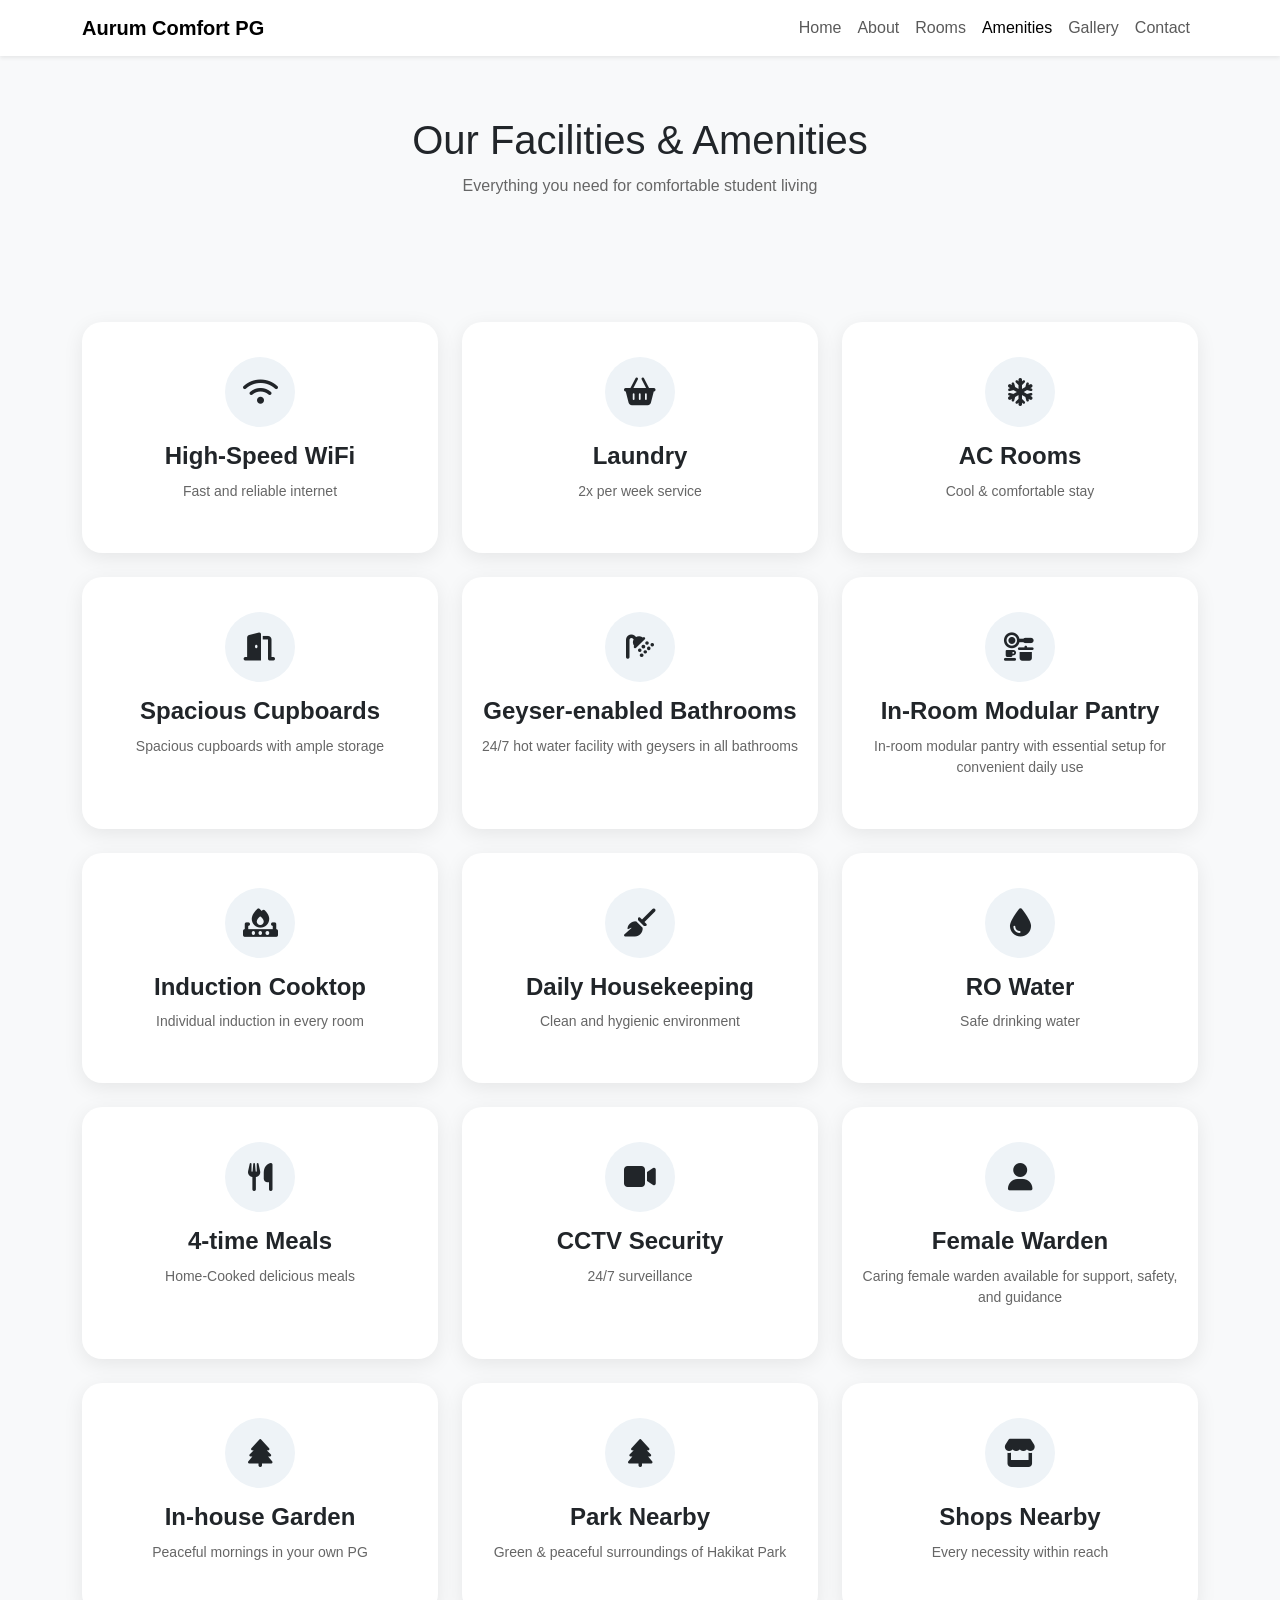
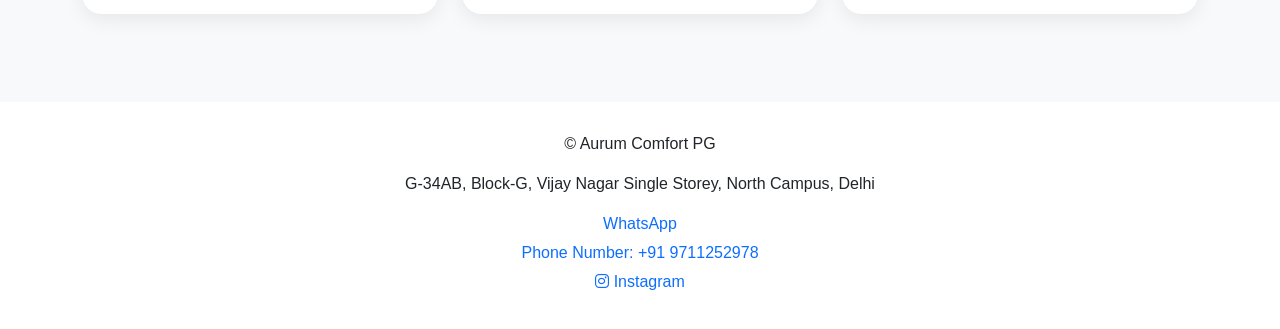
<file: amenities.html>
<!DOCTYPE html>
<html lang="en">
<head>
    <meta charset="UTF-8">
    <meta name="viewport" content="width=device-width, initial-scale=1.0">
    <title>Amenities | Aurum Comfort PG</title>

    <!-- Bootstrap -->
    <link href="https://cdn.jsdelivr.net/npm/bootstrap@5.3.0/dist/css/bootstrap.min.css" rel="stylesheet">

    <!-- Font Awesome -->
    <link rel="stylesheet" href="https://cdnjs.cloudflare.com/ajax/libs/font-awesome/6.5.0/css/all.min.css">

    <style>
        body {
            background: #f8f9fa;
            font-family: Arial, sans-serif;
        }

        /* HEADER */
        .amenities-header {
            padding: 60px 20px;
            text-align: center;
        }

        .amenities-header h1 {
            font-size: 40px;
            margin-bottom: 10px;
        }

        .amenities-header p {
            color: #666;
        }

        /* CARD DESIGN */
        .facility-card {
            background: #ffffff;
            padding: 35px 20px;
            border-radius: 20px;
            text-align: center;
            box-shadow: 0 5px 20px rgba(0,0,0,0.08);
            transition: 0.3s ease;
            height: 100%;
        }

        /* HOVER */
        .facility-card:hover {
            transform: translateY(-10px);
            box-shadow: 0 10px 30px rgba(0,0,0,0.15);
        }

        /* ICON */
        .facility-card .icon {
            font-size: 28px;
            background: #eef3f7;
            width: 70px;
            height: 70px;
            margin: 0 auto 15px;
            border-radius: 50%;
            display: flex;
            align-items: center;
            justify-content: center;
        }

        /* TEXT */
        .facility-card h4 {
            margin: 10px 0;
            font-weight: 600;
        }

        .facility-card p {
            color: #666;
            font-size: 14px;
        }

        /* FOOTER */
        .footer {
            padding: 30px 0;
            background: #fff;
            margin-top: 40px;
        }

        .footer a {
            display: block;
            margin: 5px 0;
            text-decoration: none;
        }
    </style>
</head>

<body>

<!-- NAVBAR -->
<nav class="navbar navbar-expand-lg navbar-light bg-white shadow-sm">
  <div class="container">

    <a class="navbar-brand fw-bold" href="index.html">Aurum Comfort PG</a>

    <button class="navbar-toggler" type="button" data-bs-toggle="collapse" data-bs-target="#navbarNav">
      <span class="navbar-toggler-icon"></span>
    </button>

    <div class="collapse navbar-collapse" id="navbarNav">
      <ul class="navbar-nav ms-auto">

        <li class="nav-item"><a class="nav-link" href="index.html">Home</a></li>
        <li class="nav-item"><a class="nav-link" href="about.html">About</a></li>
        <li class="nav-item"><a class="nav-link" href="rooms.html">Rooms</a></li>
        <li class="nav-item"><a class="nav-link active" href="amenities.html">Amenities</a></li>
        <li class="nav-item"><a class="nav-link" href="gallery.html">Gallery</a></li>
        <li class="nav-item"><a class="nav-link" href="contact.html">Contact</a></li>

      </ul>
    </div>

  </div>
</nav>

<!-- HEADER -->
<section class="amenities-header">
    <div class="container">
        <h1>Our Facilities & Amenities</h1>
        <p>Everything you need for comfortable student living</p>
    </div>
</section>

<!--TRANSFORMED AMENITIES SECTION -->
<section class="facilities py-5">
  <div class="container">

    <div class="row g-4">

      <div class="col-md-4">
        <div class="facility-card">
          <div class="icon"><i class="fa-solid fa-wifi"></i></div>
          <h4>High-Speed WiFi</h4>
          <p>Fast and reliable internet</p>
        </div>
      </div>

      <div class="col-md-4">
        <div class="facility-card">
          <div class="icon"><i class="fa-solid fa-basket-shopping"></i></div>
          <h4>Laundry</h4>
          <p>2x per week service</p>
        </div>
      </div>

      <div class="col-md-4">
        <div class="facility-card">
          <div class="icon"><i class="fa-solid fa-snowflake"></i></div>
          <h4>AC Rooms</h4>
          <p>Cool & comfortable stay</p>
        </div>
      </div>

      <div class="col-md-4">
  <div class="facility-card">
    <div class="icon">
      <i class="fa-solid fa-door-open"></i>
    </div>
    <h4>Spacious Cupboards</h4>
    <p>Spacious cupboards with ample storage</p>
  </div>
</div>

      <div class="col-md-4">
        <div class="facility-card">
          <div class="icon"><i class="fa-solid fa-shower"></i></div>
          <h4>Geyser-enabled Bathrooms </h4>
          <p>24/7 hot water facility with geysers in all bathrooms </p>
        </div>
      </div>

      <div class="col-md-4">
  <div class="facility-card">
    <div class="icon">
      <i class="fa-solid fa-kitchen-set"></i>
    </div>
    <h4>In-Room Modular Pantry</h4>
    <p>In-room modular pantry with essential setup for convenient daily use</p>
  </div>
</div>

<div class="col-md-4">
  <div class="facility-card">
    <div class="icon">
      <i class="fa-solid fa-fire-burner"></i>
    </div>
    <h4>Induction Cooktop</h4>
    <p>Individual induction in every room</p>
  </div>
</div>

      <div class="col-md-4">
        <div class="facility-card">
          <div class="icon"><i class="fa-solid fa-broom"></i></div>
          <h4>Daily Housekeeping</h4>
          <p>Clean and hygienic environment</p>
        </div>
      </div>

      <div class="col-md-4">
        <div class="facility-card">
          <div class="icon"><i class="fa-solid fa-droplet"></i></div>
          <h4>RO Water</h4>
          <p>Safe drinking water</p>
        </div>
      </div>

      <div class="col-md-4">
        <div class="facility-card">
          <div class="icon"><i class="fa-solid fa-utensils"></i></div>
          <h4>4-time Meals</h4>
          <p>Home-Cooked delicious meals</p>
        </div>
      </div>

      <div class="col-md-4">
        <div class="facility-card">
          <div class="icon"><i class="fa-solid fa-video"></i></div>
          <h4>CCTV Security</h4>
          <p>24/7 surveillance</p>
        </div>
      </div>

      <div class="col-md-4">
        <div class="facility-card">
          <div class="icon"><i class="fa-solid fa-user"></i></div>
          <h4>Female Warden</h4>
          <p>Caring female warden available for support, safety, and guidance </p>
        </div>
      </div>

      <div class="col-md-4">
        <div class="facility-card">
          <div class="icon"><i class="fa-solid fa-tree"></i></div>
          <h4>In-house Garden</h4>
          <p>Peaceful mornings in your own PG</p>
        </div>
      </div>

      <div class="col-md-4">
        <div class="facility-card">
          <div class="icon"><i class="fa-solid fa-tree"></i></div>
          <h4>Park Nearby</h4>
          <p>Green & peaceful surroundings of Hakikat Park</p>
        </div>
      </div>

      <div class="col-md-4">
        <div class="facility-card">
          <div class="icon"><i class="fa-solid fa-store"></i></div>
          <h4>Shops Nearby</h4>
          <p>Every necessity within reach</p>
        </div>
      </div>

    </div>

  </div>
</section>

<!-- FOOTER -->
<footer class="footer text-center">
    <div class="container">
        <p>© Aurum Comfort PG</p>
        <p>G-34AB, Block-G, Vijay Nagar Single Storey, North Campus, Delhi</p>

        <a href="https://wa.me/919711252978" target="_blank">WhatsApp</a>
        <a href="tel:9711252978">Phone Number: +91 9711252978</a>

        <a href="https://instagram.com/aurum_comfort" target="_blank">
            <i class="fa-brands fa-instagram"></i> Instagram
        </a>
    </div>
</footer>

<!-- JS -->
<script src="https://cdn.jsdelivr.net/npm/bootstrap@5.3.0/dist/js/bootstrap.bundle.min.js"></script>

</body>
</html>
</file>
